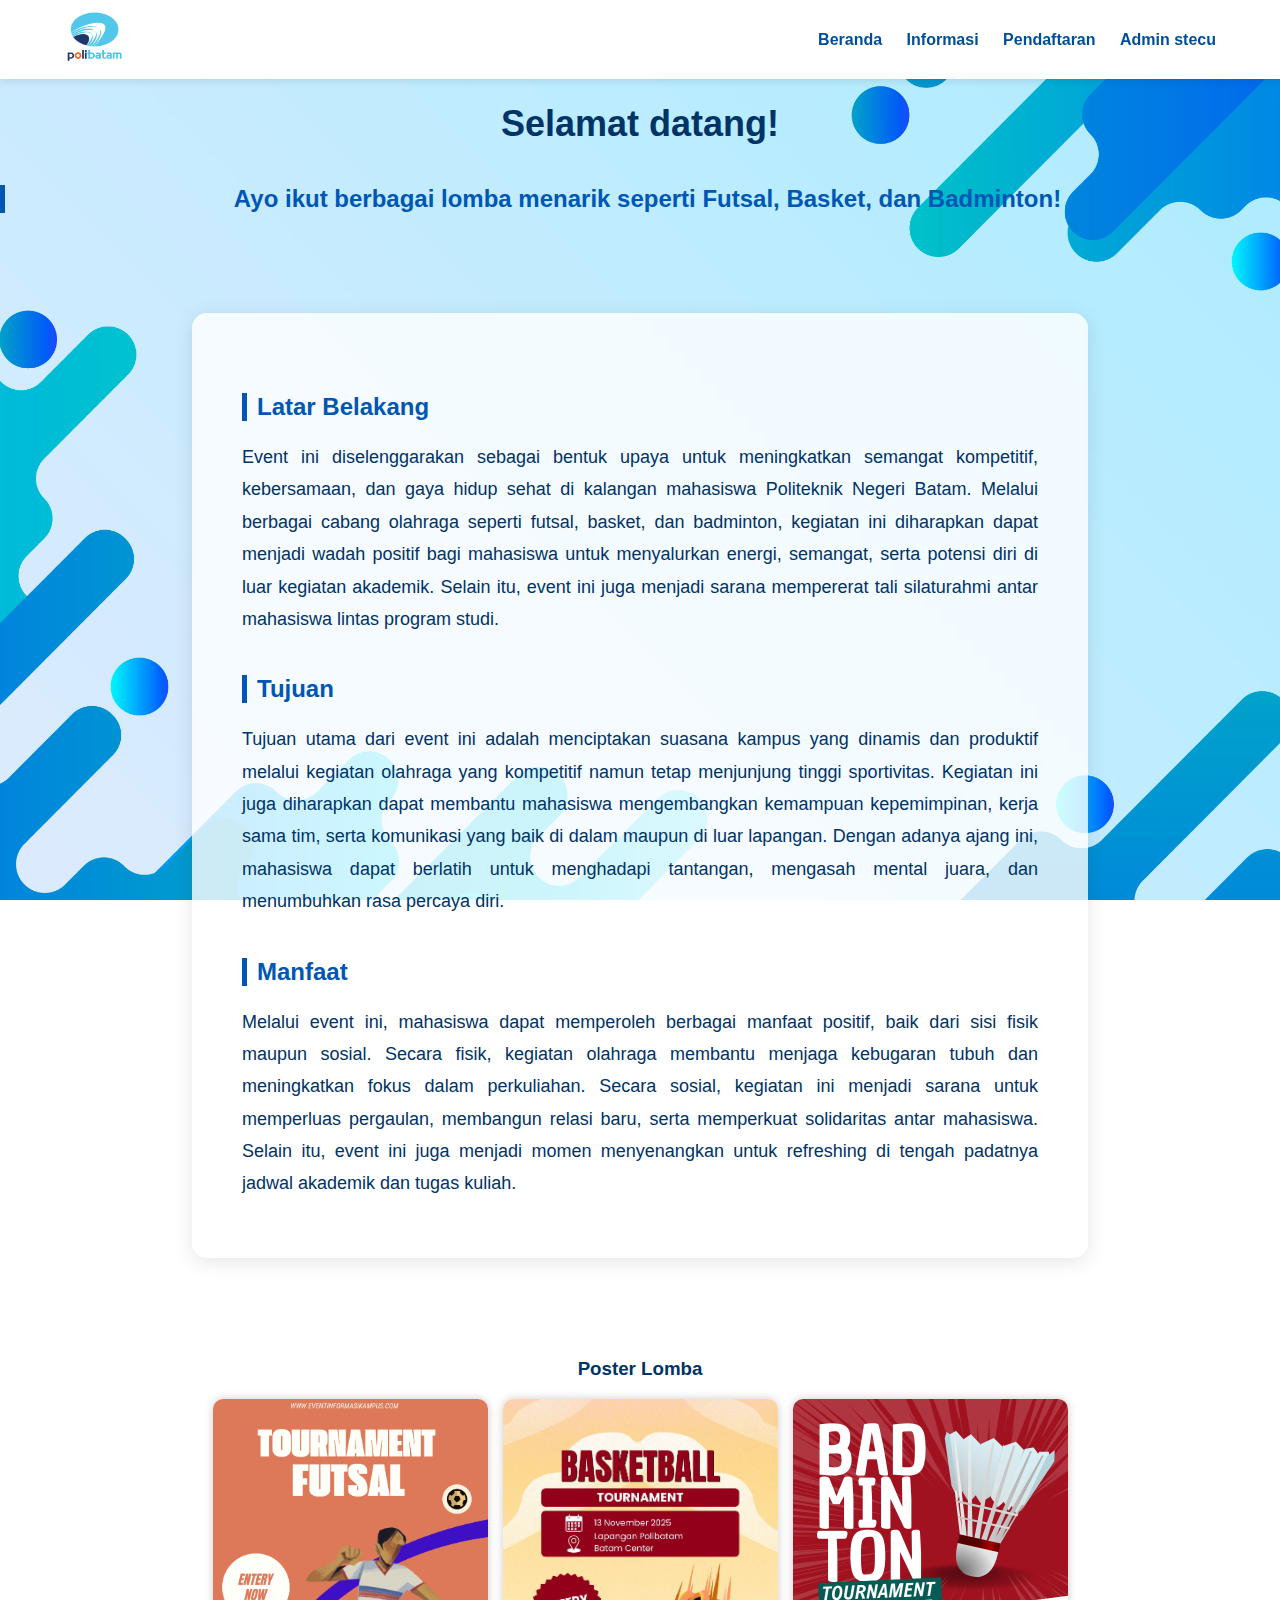
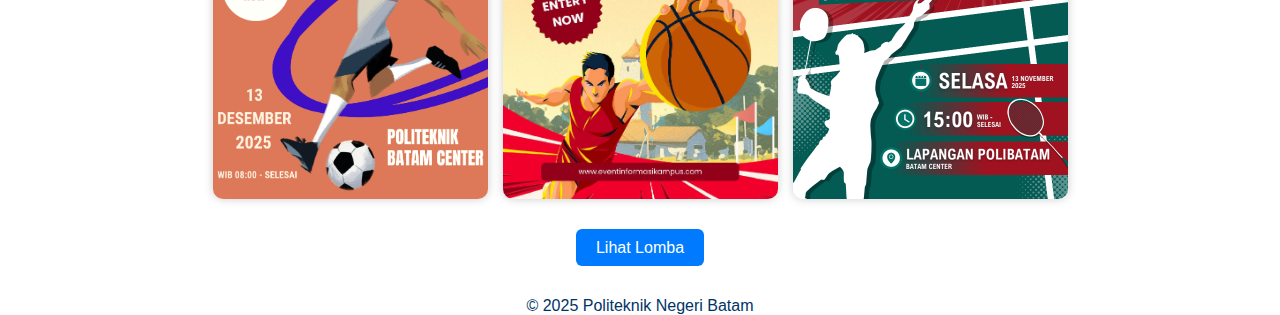
<file: web event kampus cihuyy/index.html>
<!DOCTYPE html>
<html lang="id">
  <meta name="viewport" content="width=device-width, initial-scale=1.0">
<head>
  <meta charset="UTF-8">
  <title>Event Perlombaan Kampus 2025</title>
  <link rel="stylesheet" href="style-desktop.css">


</head>
<body>
    <header>
  <div class="navbar">
    <div class="logo">
      <img src="cropped-cropped-01_Logo_1_Utama_Polibatam_Vertikal@2x.png" alt="Logo Polibatam">
    </div>
    <nav>
      <a href="index.html">Beranda</a>
      <a href="lomba.html">Informasi</a>
      <a href="daftar.html">Pendaftaran</a>
      <a href="admin.php">Admin stecu</a>
    </nav>
  </div>
</header>

  </header>
  <body style="background-image: url('rm222-mind-16.jpg'); background-size: cover; background-repeat: no-repeat;">
  <h1>Selamat datang!</h1>
</body>

  <section class="intro">
    <h2>Ayo ikut berbagai lomba menarik seperti Futsal, Basket, dan Badminton!</h2>
    
  </section>

  <section class="deskripsi">

    

<style>
   
  </style>
</head>
<body>
  <div class="container">
    <h2>Latar Belakang</h2>
    <p>
      Event ini diselenggarakan sebagai bentuk upaya untuk meningkatkan semangat kompetitif, kebersamaan,
      dan gaya hidup sehat di kalangan mahasiswa Politeknik Negeri Batam. Melalui berbagai cabang olahraga
      seperti futsal, basket, dan badminton, kegiatan ini diharapkan dapat menjadi wadah positif bagi mahasiswa
      untuk menyalurkan energi, semangat, serta potensi diri di luar kegiatan akademik. Selain itu, event ini juga
      menjadi sarana mempererat tali silaturahmi antar mahasiswa lintas program studi.
    </p>

    <h2>Tujuan</h2>
    <p>
      Tujuan utama dari event ini adalah menciptakan suasana kampus yang dinamis dan produktif melalui kegiatan
      olahraga yang kompetitif namun tetap menjunjung tinggi sportivitas. Kegiatan ini juga diharapkan dapat
      membantu mahasiswa mengembangkan kemampuan kepemimpinan, kerja sama tim, serta komunikasi yang baik di dalam
      maupun di luar lapangan. Dengan adanya ajang ini, mahasiswa dapat berlatih untuk menghadapi tantangan,
      mengasah mental juara, dan menumbuhkan rasa percaya diri.
    </p>

    <h2>Manfaat</h2>
    <p>
      Melalui event ini, mahasiswa dapat memperoleh berbagai manfaat positif, baik dari sisi fisik maupun sosial.
      Secara fisik, kegiatan olahraga membantu menjaga kebugaran tubuh dan meningkatkan fokus dalam perkuliahan.
      Secara sosial, kegiatan ini menjadi sarana untuk memperluas pergaulan, membangun relasi baru, serta memperkuat
      solidaritas antar mahasiswa. Selain itu, event ini juga menjadi momen menyenangkan untuk refreshing di tengah
      padatnya jadwal akademik dan tugas kuliah.
    </p>
  </div>
  </section>

  <section class="gambar-lomba">
    <h3>Poster Lomba</h3>
    <div class="galeri">
      <img src="poster futsal orange.png" alt="Lomba Futsal">
      <img src="poster basket.png" alt="Lomba Basket">
      <img src="poter badminton.png" alt="Lomba Badminton">
    </div>
  </section>

  <div class="lihat-lomba">
    <a href="lomba.html" class="btn">Lihat Lomba</a>
  </div>

<footer>
    © 2025 Politeknik Negeri Batam
  </footer>
</body>
</html>
</file>
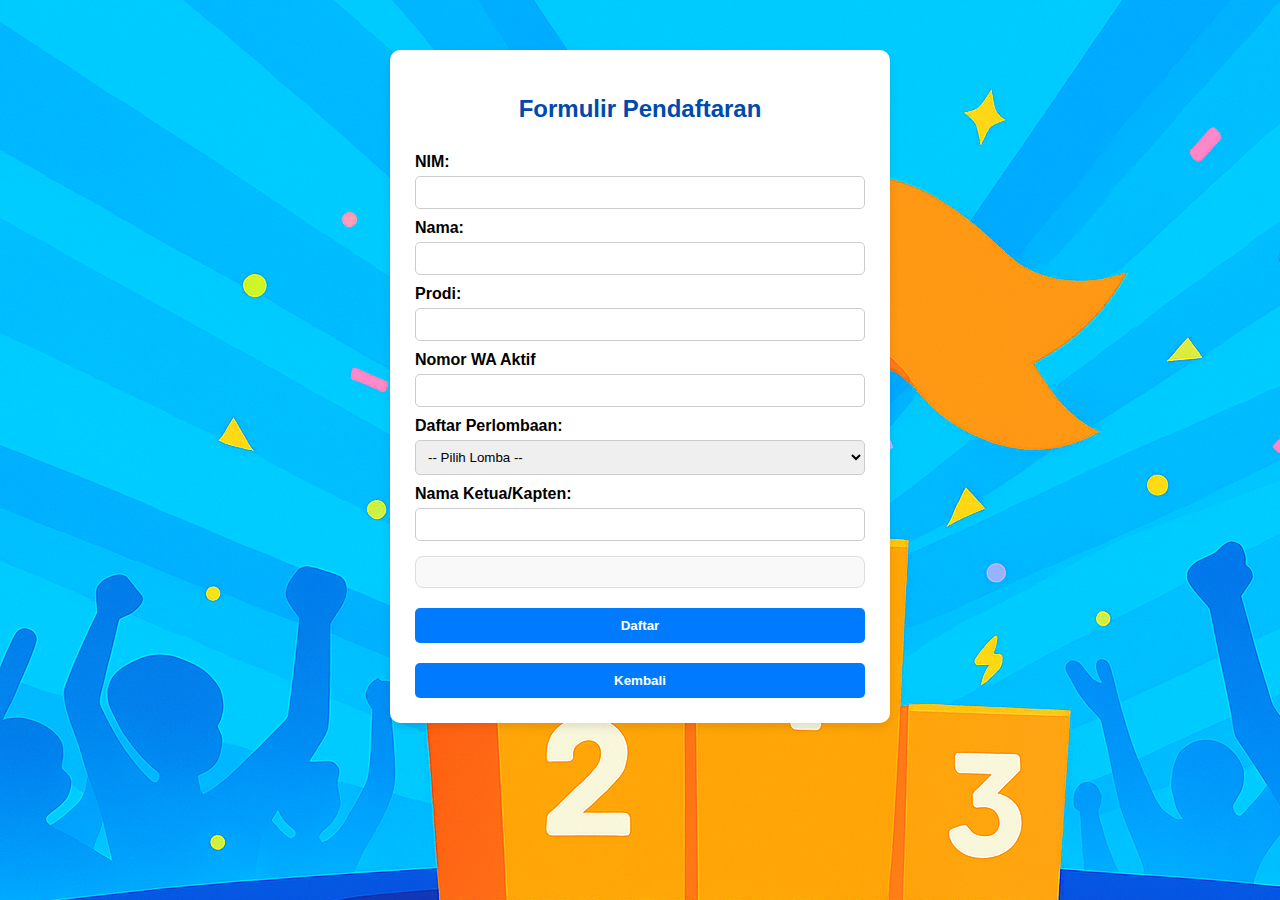
<file: web event kampus cihuyy/daftar.html>
<!DOCTYPE html>
<html lang="id">
<head>
  <meta charset="UTF-8">
  
  <meta name="viewport" content="width=device-width, initial-scale=1.0">
  <title>Formulir Pendaftaran Lomba</title>
  <link rel="stylesheet" href="style_daftar.css">
</head>
<body background="desain latar belakan.png">
  <div class="container">
    <h2>Formulir Pendaftaran</h2>
    <form id="formPendaftaran">
      <label for="nim">NIM:</label>
      <input type="text" id="nim" required>

      <label for="nama">Nama:</label>
      <input type="text" id="nama" required>

      <label for="prodi">Prodi:</label>
      <input type="text" id="prodi" required>

      <label for="email">Nomor WA Aktif</label>
      <input type="number" id="number" required>

      <label for="lomba">Daftar Perlombaan:</label>
      <select id="lomba" required>
        <option value="">-- Pilih Lomba --</option>
        <option value="Futsal">Futsal</option>
        <option value="Basket">Basket</option>
        <option value="Badminton">Badminton Ganda</option>
      </select>

      <label for="ketua">Nama Ketua/Kapten:</label>
      <input type="text" id="ketua" required>

      <div id="anggotaContainer"></div>

      <button type="submit">Daftar</button>
      <button type="button" class="back-button" onclick="history.back()">Kembali</button>


    </form>
  </div>

  <script src="daftar.js"></script>
</body>
</html>
</file>
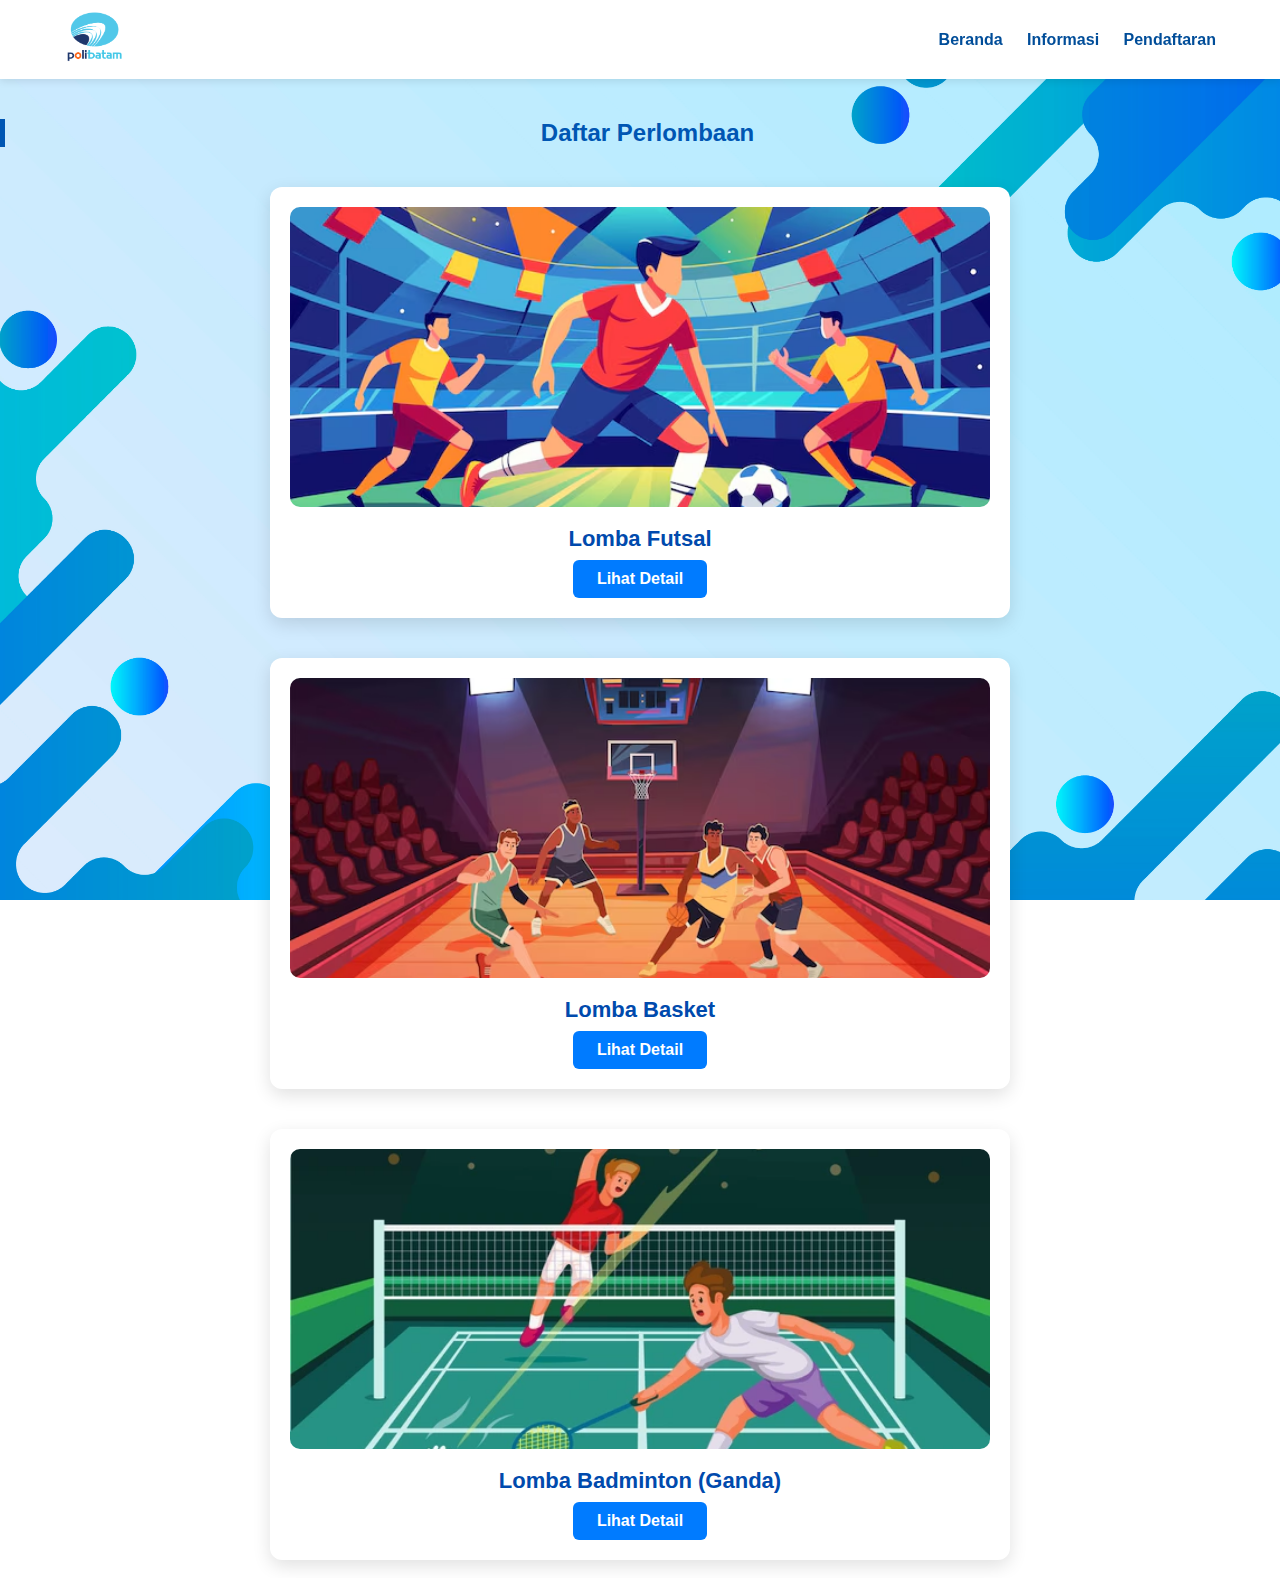
<file: web event kampus cihuyy/lomba.html>
<!DOCTYPE html>
<html lang="id">
<head>
  <meta charset="UTF-8">
  <title>Daftar Perlombaan</title>
  <link rel="stylesheet" href="style-desktop.css">
</head>
<body style="background-image: url('rm222-mind-16.jpg'); background-size: cover; background-repeat: no-repeat;"></body>
  <header>
    <div class="navbar">
      <div class="logo">
        <img src="cropped-cropped-01_Logo_1_Utama_Polibatam_Vertikal@2x.png" alt="Logo Polibatam">
      </div>
      <nav>
        <a href="index.html">Beranda</a>
        <a href="lomba.html">Informasi</a>
        <a href="daftar.html">Pendaftaran</a>
      </nav>
    </div>
  </header>

  <main class="daftar-lomba">
    <h2>Daftar Perlombaan</h2>

    <div class="list-lomba">
      <div class="card">
        <img src="orang main futsal.jpg" alt="Lomba Futsal">
        <h3>Lomba Futsal</h3>
        <a href="detail_futsaaaaaaaaaaaaaaaaaaaaaaaaaaaaal.html" class="btn">Lihat Detail</a>
      </div>

      <div class="card">
        <img src="orang main basket.jpg" alt="Lomba Basket">
        <h3>Lomba Basket</h3>
        <a href="detail_baskte.html" class="btn">Lihat Detail</a>
      </div>

      <div class="card">
        <img src="orang main badminton.webp" alt="Lomba Badminton">
        <h3>Lomba Badminton (Ganda)</h3>
        <a href="detail_badminton.html" class="btn">Lihat Detail</a>
      </div>
    </div>
  </main>

<footer>
  ‎ 
  ‎ 
  ‎ ‎ 
  ‎ 
</footer>
</body>
</html>
</file>
<file: web event kampus cihuyy/style-desktop.css>
body {
  font-family: Arial, sans-serif;
  background: #f9f9f9;
  color: #333;
  text-align: center;
}

header {
  background-color: #ffffff;   
  color: #004d99;              
  box-shadow: 0 2px 8px rgba(0, 0, 0, 0.1); 
  position: sticky;            
  top: 0;
  z-index: 1000;
}

/* === Navbar === */
.navbar {
  display: flex;
  justify-content: space-between;
  align-items: center;
  width: 90%;
  margin: auto;
  padding: 10px 0;
}

.navbar .logo img {
  height: 55px;
}

nav a {
  color: #004d99;               
  text-decoration: none;
  margin-left: 20px;
  font-weight: bold;
  transition: 0.3s;
}

nav a:hover {
  color: #0073e6;  
}
 body {
      margin: 0;
      font-family: "Poppins", sans-serif;
      background: url('background-pattern.png') no-repeat center center fixed;
      background-size: cover;
      color: #003366;
    }

    .container {
      max-width: 900px;
      margin: 100px auto;
      background-color: rgba(255, 255, 255, 0.8);
      border-radius: 15px;
      padding: 40px 50px;
      box-shadow: 0 4px 20px rgba(0,0,0,0.1);
    }

    h1 {
      text-align: center;
      font-size: 36px;
      color: #003366;
    }

    h2 {
      margin-top: 40px;
      font-size: 24px;
      color: #0056b3;
      border-left: 5px solid #0056b3;
      padding-left: 10px;
    }

    p {
      font-size: 18px;
      line-height: 1.8;
      margin-top: 10px;
      text-align: justify;
    }

    @media (max-width: 600px) {
      .container {
        margin: 50px 20px;
        padding: 25px;
      }
      h1 { font-size: 28px; }
      h2 { font-size: 20px; }
      p { font-size: 16px; }
    }

.intro {
  margin: 30px 0;
}

.deskripsi {
  width: 70%;
  margin: 0 auto;
  text-align: left;
}

.deskripsi h3 {
  color: #004aad;
}

.gambar-lomba {
  margin: 40px 0;
}

.galeri {
  display: flex;
  justify-content: center;
  gap: 15px;
}

.galeri img {
  width: 275px;
  height: 400px;
  object-fit: cover;
  border-radius: 10px;
  box-shadow: 0 0 10px rgba(0,0,0,0.2);
}

.lihat-lomba {
  margin: 40px 0;
}

.btn {
  background: #007bff;
  color: white;
  padding: 10px 20px;
  text-decoration: none;
  border-radius: 6px;
}

.btn:hover {
  background: #0056b3;
}

/* ======== BAGIAN DAFTAR LOMBA ======== */
.list-lomba {
  display: flex;
  justify-content: center;
  gap: 40px; /* jarak antar lomba */
  margin-top: 40px;
  flex-wrap: wrap; /* biar responsif kalau di layar kecil */
}


.card {
  background-color: white;
  border-radius: 12px;
  box-shadow: 0 6px 18px rgba(0, 0, 0, 0.12);
  padding: 20px;
  width: 80%; /* biar agak lebar pas vertikal */
  max-width: 700px; /* batas maksimal biar gak terlalu besar */
  text-align: center;
  transition: transform 0.3s ease, box-shadow 0.3s ease;
}

.card:hover {
  transform: translateY(-8px);
  box-shadow: 0 10px 22px rgba(0,0,0,0.2);
}

.card img {
  width: 100%;
  height: 300px; /* lebih tinggi karena formatnya vertikal */
  object-fit: cover;
  border-radius: 10px;
}

.card h3 {
  margin: 15px 0 8px;
  color: #004aad;
  font-size: 22px;
}

.card p {
  color: #555;
  margin-bottom: 12px;
  font-size: 16px;
}

.card .btn {
  background-color: #007bff;
  color: white;
  padding: 10px 24px;
  text-decoration: none;
  border-radius: 6px;
  display: inline-block;
  font-weight: bold;
  transition: background 0.3s ease;
}

.card .btn:hover {
  background-color: #0056b3;
}
</file>
<file: web event kampus cihuyy/style_daftar.css>
body {
  font-family: Arial, sans-serif;
  background-color: #f8f9fa;
  margin: 0;
  padding: 0;
}

.container {
  max-width: 450px;
  margin: 50px auto;
  background-color: #fff;
  padding: 25px;
  border-radius: 10px;
  box-shadow: 0 4px 10px rgba(0,0,0,0.1);
}

h2 {
  text-align: center;
  color: #004aad;
}

form {
  display: flex;
  flex-direction: column;
}

label {
  margin-top: 10px;
  font-weight: bold;
}

input, select {
  padding: 8px;
  margin-top: 5px;
  border: 1px solid #ccc;
  border-radius: 5px;
}

button {
  background-color: #007bff;
  color: white;
  border: none;
  padding: 10px;
  margin-top: 20px;
  border-radius: 5px;
  cursor: pointer;
}

button:hover {
  background-color: #0056b3;
}
#anggotaContainer {
  margin-top: 15px;
  background-color: #f9f9f9;
  padding: 15px;
  border-radius: 8px;
  border: 1px solid #ddd;
}

#anggotaContainer h3 {
  margin-bottom: 10px;
  color: #004aad;
}

#anggotaContainer label {
  display: block;
  margin-top: 8px;
  font-weight: normal;
}

#anggotaContainer input {
  width: 100%;
  margin-top: 4px;
  padding: 8px;
  border-radius: 5px;
  border: 1px solid #ccc;
}
button {
  background-color: #007bff;
  color: white;
  border: none;
  padding: 10px;
  border-radius: 5px;
  cursor: pointer;
  width: 100%; /* biar tombol lebar penuh */
  font-weight: bold;
}

button:hover {
  background-color: #0056b3;
}

/* buat container tombol biar sejajar */
.button-group {
  display: flex;
  flex-direction: column;
  gap: 10px; /* jarak antar tombol */
  margin-top: 15px;
}

.button-group button {
  width: 100%;
}
</file>
